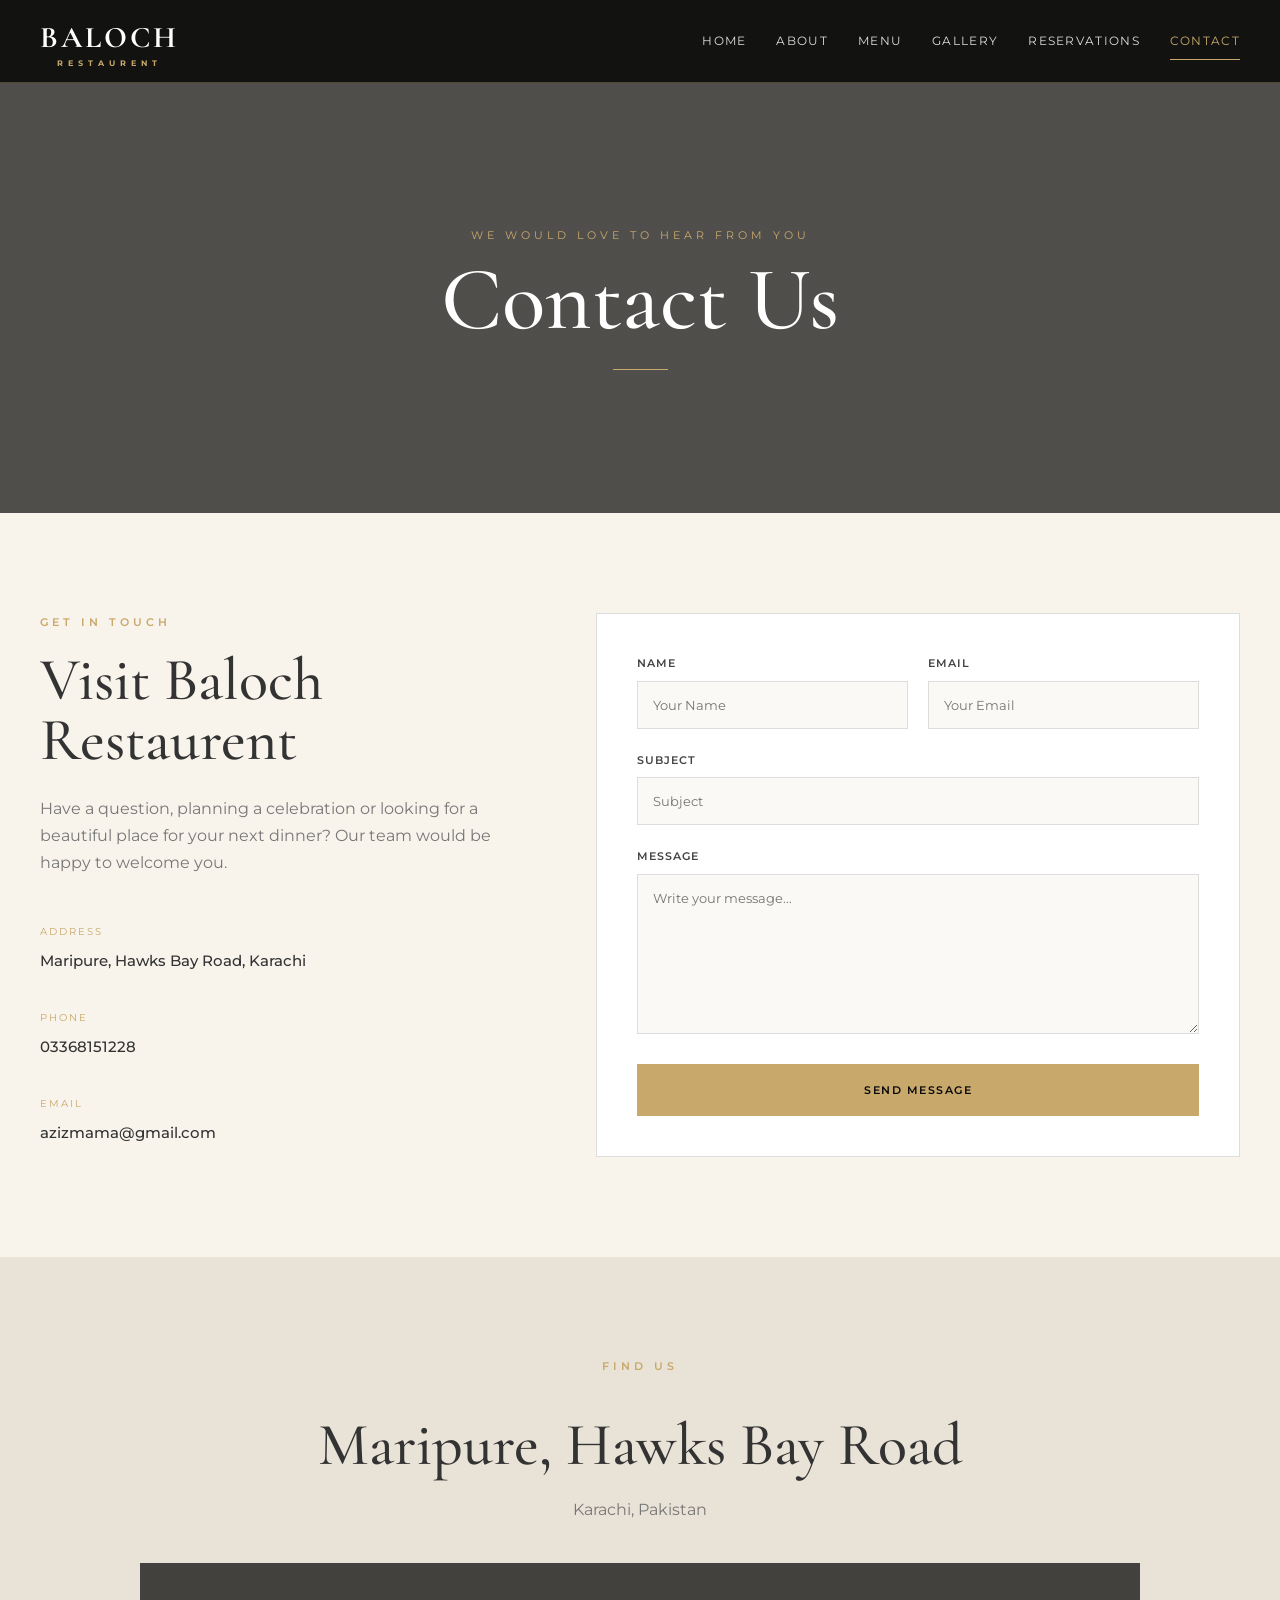
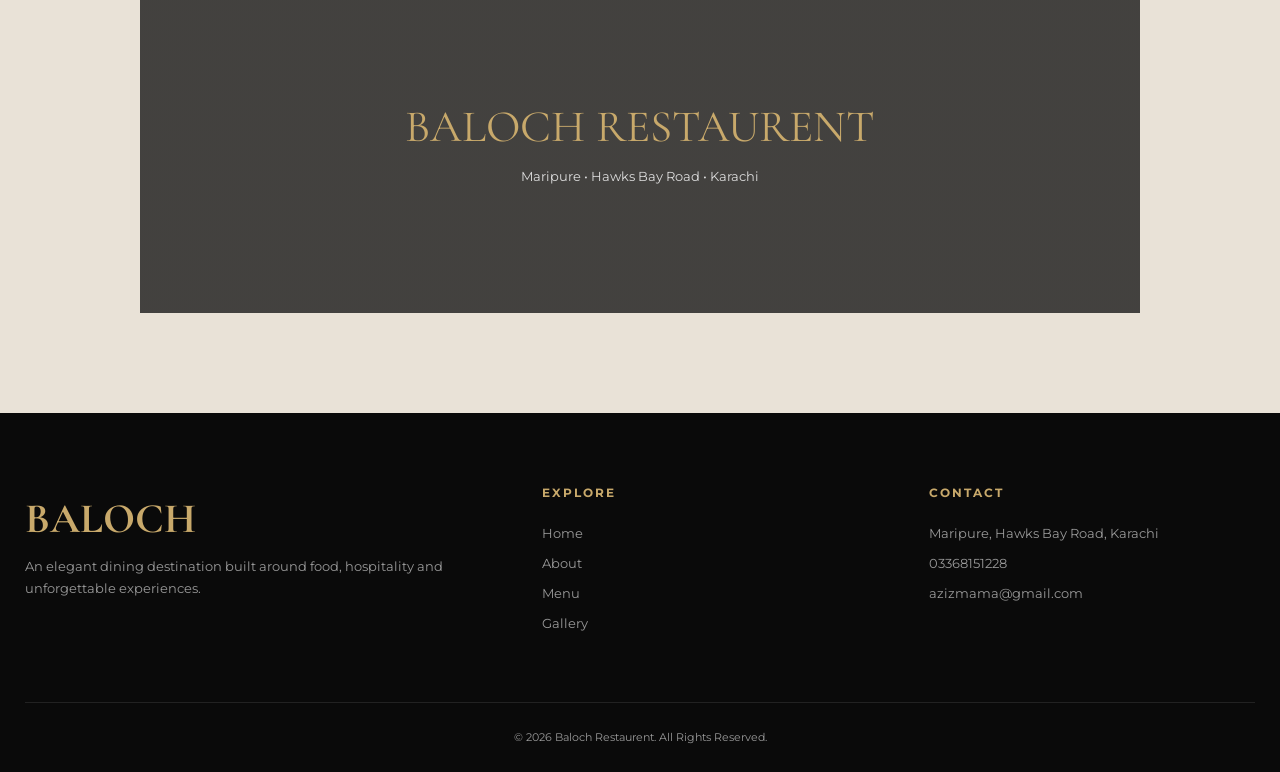
<file: contact.html>
<!DOCTYPE html>
<html lang="en">
<head>
    <meta charset="UTF-8">
    <meta name="viewport" content="width=device-width, initial-scale=1.0">
    <title>Contact | Baloch Restaurent</title>
    <link rel="stylesheet" href="style.css">
</head>

<body>

<header class="header">

    <div class="nav-container">

        <a href="index.html" class="logo">
            BALOCH <span>RESTAURENT</span>
        </a>

        <input type="checkbox" id="menu-toggle">

        <label for="menu-toggle" class="menu-icon">
            <span></span>
            <span></span>
            <span></span>
        </label>

        <nav class="navbar">
            <a href="index.html">Home</a>
            <a href="about.html">About</a>
            <a href="menu.html">Menu</a>
            <a href="gallery.html">Gallery</a>
            <a href="reservations.html">Reservations</a>
            <a href="contact.html" class="active">Contact</a>
        </nav>

    </div>

</header>


<section class="page-hero">
    <div>
        <p>WE WOULD LOVE TO HEAR FROM YOU</p>
        <h1>Contact Us</h1>
        <span></span>
    </div>
</section>


<section class="section-padding contact-section">

    <div class="contact-grid">

        <div class="contact-info">

            <p class="small-title">GET IN TOUCH</p>

            <h2>Visit Baloch Restaurent</h2>

            <p>
                Have a question, planning a celebration or looking for
                a beautiful place for your next dinner?
                Our team would be happy to welcome you.
            </p>

            <div class="contact-box">

                <div>
                    <span>ADDRESS</span>
                    <h3>Maripure, Hawks Bay Road, Karachi</h3>
                </div>

                <div>
                    <span>PHONE</span>
                    <h3>03368151228</h3>
                </div>

                <div>
                    <span>EMAIL</span>
                    <h3>azizmama@gmail.com</h3>
                </div>

            </div>

        </div>


        <form class="contact-form">

            <div class="form-row">

                <div class="input-group">
                    <label>Name</label>
                    <input type="text" placeholder="Your Name">
                </div>

                <div class="input-group">
                    <label>Email</label>
                    <input type="email" placeholder="Your Email">
                </div>

            </div>

            <div class="input-group">

                <label>Subject</label>

                <input type="text" placeholder="Subject">

            </div>

            <div class="input-group">

                <label>Message</label>

                <textarea rows="8"
                    placeholder="Write your message..."></textarea>

            </div>

            <button type="submit" class="gold-btn form-button">
                Send Message
            </button>

        </form>

    </div>

</section>


<section class="location-section">

    <div class="location-content">

        <p class="small-title">FIND US</p>

        <h2>Maripure, Hawks Bay Road</h2>

        <p>
            Karachi, Pakistan
        </p>

        <div class="map-placeholder">
            <span>BALOCH RESTAURENT</span>
            <small>Maripure • Hawks Bay Road • Karachi</small>
        </div>

    </div>

</section>


<footer class="footer">

    <div class="footer-grid">

        <div>
            <h2>BALOCH</h2>
            <p>
                An elegant dining destination built around food,
                hospitality and unforgettable experiences.
            </p>
        </div>

        <div>
            <h3>Explore</h3>
            <a href="index.html">Home</a>
            <a href="about.html">About</a>
            <a href="menu.html">Menu</a>
            <a href="gallery.html">Gallery</a>
        </div>

        <div>
            <h3>Contact</h3>
            <p>Maripure, Hawks Bay Road, Karachi</p>
            <p>03368151228</p>
            <p>azizmama@gmail.com</p>
        </div>

    </div>

    <div class="footer-bottom">
        <p>© 2026 Baloch Restaurent. All Rights Reserved.</p>
    </div>

</footer>

</body>
</html>
</file>
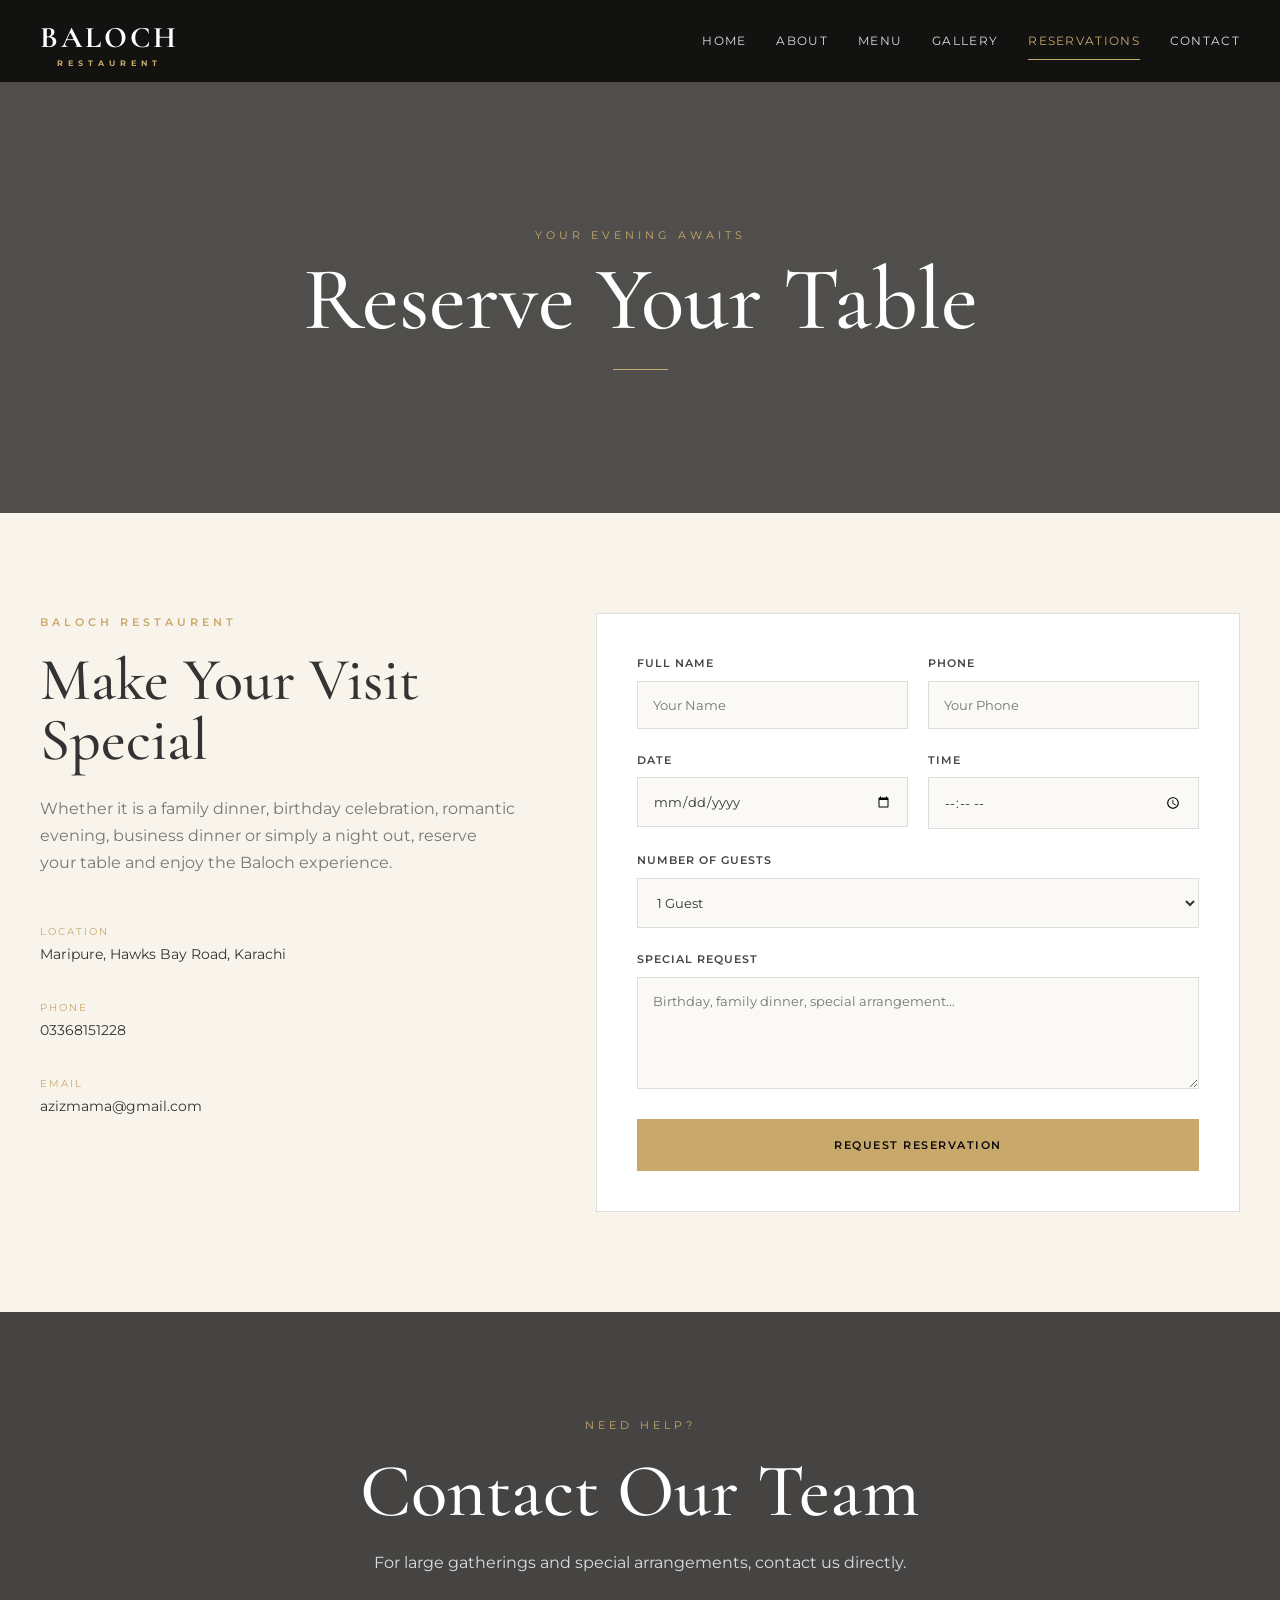
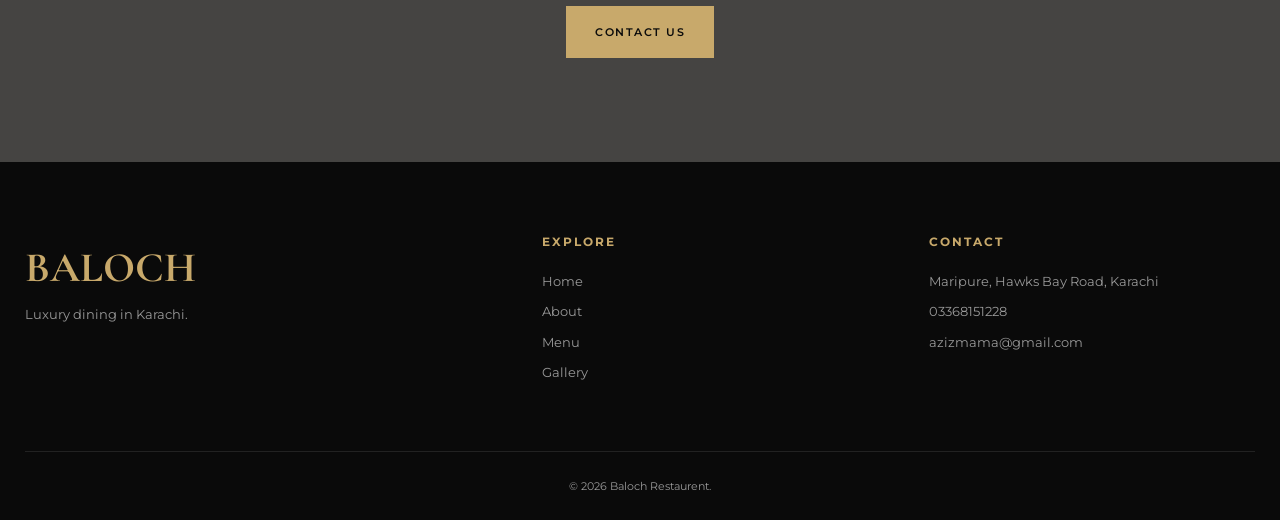
<file: reservations.html>
<!DOCTYPE html>
<html lang="en">
<head>
    <meta charset="UTF-8">
    <meta name="viewport" content="width=device-width, initial-scale=1.0">
    <title>Reservations | Baloch Restaurent</title>
    <link rel="stylesheet" href="style.css">
</head>

<body>

<header class="header">

    <div class="nav-container">

        <a href="index.html" class="logo">
            BALOCH <span>RESTAURENT</span>
        </a>

        <input type="checkbox" id="menu-toggle">

        <label for="menu-toggle" class="menu-icon">
            <span></span>
            <span></span>
            <span></span>
        </label>

        <nav class="navbar">
            <a href="index.html">Home</a>
            <a href="about.html">About</a>
            <a href="menu.html">Menu</a>
            <a href="gallery.html">Gallery</a>
            <a href="reservations.html" class="active">Reservations</a>
            <a href="contact.html">Contact</a>
        </nav>

    </div>

</header>


<section class="page-hero">
    <div>
        <p>YOUR EVENING AWAITS</p>
        <h1>Reserve Your Table</h1>
        <span></span>
    </div>
</section>


<section class="section-padding reservation-section">

    <div class="reservation-grid">

        <div class="reservation-info">

            <p class="small-title">BALOCH RESTAURENT</p>

            <h2>Make Your Visit Special</h2>

            <p>
                Whether it is a family dinner, birthday celebration,
                romantic evening, business dinner or simply a night out,
                reserve your table and enjoy the Baloch experience.
            </p>

            <div class="reservation-details">

                <div>
                    <span>LOCATION</span>
                    <p>Maripure, Hawks Bay Road, Karachi</p>
                </div>

                <div>
                    <span>PHONE</span>
                    <p>03368151228</p>
                </div>

                <div>
                    <span>EMAIL</span>
                    <p>azizmama@gmail.com</p>
                </div>

            </div>

        </div>


        <form class="reservation-form">

            <div class="form-row">

                <div class="input-group">
                    <label>Full Name</label>
                    <input type="text" placeholder="Your Name">
                </div>

                <div class="input-group">
                    <label>Phone</label>
                    <input type="tel" placeholder="Your Phone">
                </div>

            </div>

            <div class="form-row">

                <div class="input-group">
                    <label>Date</label>
                    <input type="date">
                </div>

                <div class="input-group">
                    <label>Time</label>
                    <input type="time">
                </div>

            </div>

            <div class="input-group">

                <label>Number of Guests</label>

                <select>
                    <option>1 Guest</option>
                    <option>2 Guests</option>
                    <option>3 Guests</option>
                    <option>4 Guests</option>
                    <option>5 Guests</option>
                    <option>6 Guests</option>
                    <option>7+ Guests</option>
                </select>

            </div>

            <div class="input-group">

                <label>Special Request</label>

                <textarea rows="5"
                    placeholder="Birthday, family dinner, special arrangement..."></textarea>

            </div>

            <button type="submit" class="gold-btn form-button">
                Request Reservation
            </button>

        </form>

    </div>

</section>


<section class="cta">

    <div class="cta-content">

        <p>NEED HELP?</p>

        <h2>Contact Our Team</h2>

        <p>
            For large gatherings and special arrangements,
            contact us directly.
        </p>

        <a href="contact.html" class="gold-btn">Contact Us</a>

    </div>

</section>


<footer class="footer">

    <div class="footer-grid">

        <div>
            <h2>BALOCH</h2>
            <p>Luxury dining in Karachi.</p>
        </div>

        <div>
            <h3>Explore</h3>
            <a href="index.html">Home</a>
            <a href="about.html">About</a>
            <a href="menu.html">Menu</a>
            <a href="gallery.html">Gallery</a>
        </div>

        <div>
            <h3>Contact</h3>
            <p>Maripure, Hawks Bay Road, Karachi</p>
            <p>03368151228</p>
            <p>azizmama@gmail.com</p>
        </div>

    </div>

    <div class="footer-bottom">
        <p>© 2026 Baloch Restaurent.</p>
    </div>

</footer>

</body>
</html>
</file>
<file: style.css>
@import url('https://fonts.googleapis.com/css2?family=Cormorant+Garamond:wght@400;500;600;700&family=Montserrat:wght@300;400;500;600;700&display=swap');


/* =========================
   ROOT
========================= */

:root {
    --gold: #c8a96b;
    --gold-light: #e3ca91;
    --dark: #151515;
    --black: #0b0b0b;
    --cream: #f8f4ec;
    --white: #ffffff;
    --text: #333333;
    --muted: #777777;
    --border: rgba(200, 169, 107, 0.35);
    --max-width: 1250px;
}


/* =========================
   RESET
========================= */

* {
    margin: 0;
    padding: 0;
    box-sizing: border-box;
}

html {
    scroll-behavior: smooth;
}

body {
    font-family: "Montserrat", sans-serif;
    background: var(--cream);
    color: var(--text);
    line-height: 1.7;
    overflow-x: hidden;
}

img {
    width: 100%;
    display: block;
}

a {
    text-decoration: none;
    color: inherit;
}

button,
input,
textarea,
select {
    font-family: inherit;
}


/* =========================
   HEADER
========================= */

.header {
    width: 100%;
    background: rgba(11, 11, 11, 0.97);
    border-bottom: 1px solid var(--border);
    position: relative;
    z-index: 1000;
}

.nav-container {
    max-width: var(--max-width);
    margin: auto;
    min-height: 82px;
    padding: 0 25px;

    display: flex;
    align-items: center;
    justify-content: space-between;
}

.logo {
    color: var(--white);
    font-family: "Cormorant Garamond", serif;
    font-size: 30px;
    font-weight: 700;
    letter-spacing: 3px;
}

.logo span {
    display: block;
    color: var(--gold);
    font-family: "Montserrat", sans-serif;
    font-size: 8px;
    letter-spacing: 5px;
    text-align: center;
    margin-top: -6px;
}

.navbar {
    display: flex;
    align-items: center;
    gap: 30px;
}

.navbar a {
    color: #ddd;
    font-size: 12px;
    text-transform: uppercase;
    letter-spacing: 1.3px;
    position: relative;
    transition: 0.3s ease;
}

.navbar a::after {
    content: "";
    position: absolute;
    left: 0;
    bottom: -9px;
    width: 0;
    height: 1px;
    background: var(--gold);
    transition: 0.3s ease;
}

.navbar a:hover,
.navbar a.active {
    color: var(--gold);
}

.navbar a:hover::after,
.navbar a.active::after {
    width: 100%;
}


/* =========================
   CSS BURGER
========================= */

#menu-toggle {
    display: none;
}

.menu-icon {
    display: none;
    width: 35px;
    cursor: pointer;

    position: fixed;
    top: 20px;
    right: 20px;
    z-index: 9999;

    pointer-events: auto;
}

.menu-icon span {
    height: 2px;
    width: 100%;
    background: var(--gold);
    display: block;
    margin: 7px 0;
    transition: 0.3s ease;
}


/* =========================
   HERO
========================= */

.hero {
    min-height: 88vh;
    position: relative;

    background:
        linear-gradient(rgba(0,0,0,.55), rgba(0,0,0,.65)),
        url("https://images.pexels.com/photos/30619805/pexels-photo-30619805.jpeg")
        center/cover no-repeat;

    display: flex;
    align-items: center;
    justify-content: center;
    text-align: center;
}

.hero-content {
    max-width: 850px;
    padding: 50px 25px;
    position: relative;
    z-index: 2;
    color: white;
}

.eyebrow,
.small-title {
    color: var(--gold);
    font-size: 11px;
    letter-spacing: 4px;
    font-weight: 600;
    margin-bottom: 18px;
}

.hero h1 {
    font-family: "Cormorant Garamond", serif;
    font-size: clamp(60px, 8vw, 105px);
    line-height: .9;
    font-weight: 500;
    margin-bottom: 28px;
}

.hero h1 span {
    color: var(--gold);
    display: block;
}

.hero-content > p:not(.eyebrow) {
    max-width: 650px;
    margin: auto;
    color: #eee;
    font-size: 15px;
}

.hero-buttons {
    margin-top: 35px;
    display: flex;
    justify-content: center;
    gap: 15px;
    flex-wrap: wrap;
}


/* =========================
   BUTTONS
========================= */

.gold-btn,
.outline-btn,
.outline-dark-btn {
    display: inline-flex;
    align-items: center;
    justify-content: center;

    min-height: 52px;
    padding: 0 28px;

    text-transform: uppercase;
    letter-spacing: 1.5px;
    font-size: 11px;
    font-weight: 600;

    transition: .3s ease;
}

.gold-btn {
    background: var(--gold);
    color: var(--black);
    border: 1px solid var(--gold);
}

.gold-btn:hover {
    background: var(--gold-light);
    transform: translateY(-3px);
}

.outline-btn {
    border: 1px solid var(--gold);
    color: white;
}

.outline-btn:hover {
    background: var(--gold);
    color: var(--black);
}

.outline-dark-btn {
    border: 1px solid var(--gold);
    color: var(--dark);
}

.outline-dark-btn:hover {
    background: var(--gold);
    color: white;
}


/* =========================
   GENERAL
========================= */

.section-padding {
    padding: 100px 25px;
    max-width: var(--max-width);
    margin: auto;
}

.section-heading {
    text-align: center;
    margin-bottom: 55px;
}

.section-heading p {
    color: var(--gold);
    font-size: 10px;
    font-weight: 600;
    letter-spacing: 4px;
    margin-bottom: 10px;
}

.section-heading h2 {
    font-family: "Cormorant Garamond", serif;
    font-size: clamp(38px, 5vw, 62px);
    font-weight: 500;
    line-height: 1;
}

.section-heading span {
    display: block;
    width: 55px;
    height: 1px;
    background: var(--gold);
    margin: 22px auto 0;
}

.light-heading h2 {
    color: white;
}

.dark-section {
    background: var(--dark);
    color: white;
    max-width: none;
}

.center-btn {
    text-align: center;
    margin-top: 45px;
}


/* =========================
   INTRO
========================= */

.intro-grid {
    display: grid;
    grid-template-columns: 1fr 1fr;
    gap: 70px;
    align-items: center;
}

.intro-text h3 {
    font-family: "Cormorant Garamond", serif;
    font-size: 42px;
    font-weight: 500;
    margin-bottom: 25px;
}

.intro-text p {
    color: var(--muted);
    margin-bottom: 18px;
}

.text-link {
    display: inline-block;
    margin-top: 15px;
    color: var(--gold);
    font-weight: 600;
    font-size: 12px;
    text-transform: uppercase;
    letter-spacing: 1px;
}

.intro-image img {
    height: 520px;
    object-fit: cover;
}


/* =========================
   DISHES
========================= */

.dish-grid {
    max-width: var(--max-width);
    margin: auto;

    display: grid;
    grid-template-columns: repeat(4, 1fr);
    gap: 20px;
}

.dish-card {
    background: #202020;
    overflow: hidden;
    border: 1px solid rgba(255,255,255,.08);
    transition: .4s ease;
}

.dish-card:hover {
    transform: translateY(-8px);
    border-color: var(--gold);
}

.dish-image {
    height: 280px;
    overflow: hidden;
}

.dish-image img {
    height: 100%;
    object-fit: cover;
    transition: .5s ease;
}

.dish-card:hover img {
    transform: scale(1.08);
}

.dish-info {
    padding: 24px;
}

.dish-info h3 {
    font-family: "Cormorant Garamond", serif;
    color: var(--gold);
    font-size: 27px;
    font-weight: 500;
}

.dish-info p {
    color: #aaa;
    font-size: 12px;
    margin-top: 8px;
}


/* =========================
   EXPERIENCE
========================= */

.experience-grid {
    display: grid;
    grid-template-columns: .8fr 1.2fr;
    gap: 80px;
}

.experience h2 {
    font-family: "Cormorant Garamond", serif;
    font-size: 55px;
    line-height: 1;
    font-weight: 500;
}

.experience-items {
    display: grid;
    gap: 35px;
}

.experience-items > div {
    border-bottom: 1px solid #ddd;
    padding-bottom: 25px;
}

.experience-items span {
    color: var(--gold);
    font-size: 12px;
}

.experience-items h3 {
    font-family: "Cormorant Garamond", serif;
    font-size: 29px;
    margin: 5px 0;
}

.experience-items p {
    color: var(--muted);
    font-size: 14px;
}


/* =========================
   CHEF
========================= */

.chef-section {
    display: grid;
    grid-template-columns: 1fr 1fr;
    background: #ebe4d8;
}

.chef-image {
    min-height: 600px;
}

.chef-image img {
    height: 100%;
    object-fit: cover;
}

.chef-content {
    padding: 80px;
    display: flex;
    justify-content: center;
    flex-direction: column;
}

.chef-content h2 {
    font-family: "Cormorant Garamond", serif;
    font-size: 58px;
    font-weight: 500;
    line-height: 1;
    margin-bottom: 25px;
}

.chef-content p {
    color: var(--muted);
    margin-bottom: 18px;
    max-width: 600px;
}


/* =========================
   TESTIMONIAL
========================= */

.testimonial-grid {
    display: grid;
    grid-template-columns: repeat(3, 1fr);
    gap: 25px;
}

.testimonial-grid article {
    padding: 35px;
    border: 1px solid #ddd;
    background: white;
}

.stars {
    color: var(--gold);
    letter-spacing: 4px;
    margin-bottom: 20px;
}

.testimonial-grid article p {
    font-family: "Cormorant Garamond", serif;
    font-size: 23px;
    line-height: 1.3;
    margin-bottom: 25px;
}

.testimonial-grid h4 {
    color: var(--gold);
    font-size: 11px;
    letter-spacing: 1px;
}


/* =========================
   CTA
========================= */

.cta {
    min-height: 450px;
    padding: 80px 25px;

    background:
        linear-gradient(rgba(0,0,0,.72), rgba(0,0,0,.72)),
        url("https://images.pexels.com/photos/16416028/pexels-photo-16416028.jpeg")
        center/cover no-repeat;

    color: white;
    display: flex;
    justify-content: center;
    align-items: center;
    text-align: center;
}

.cta-content {
    max-width: 700px;
}

.cta-content > p:first-child {
    color: var(--gold);
    letter-spacing: 4px;
    font-size: 11px;
}

.cta h2 {
    font-family: "Cormorant Garamond", serif;
    font-size: clamp(45px, 6vw, 75px);
    font-weight: 500;
    line-height: 1;
    margin: 20px 0;
}

.cta-content > p:not(:first-child) {
    color: #ddd;
    margin-bottom: 30px;
}


/* =========================
   PAGE HERO
========================= */

.page-hero {
    min-height: 430px;

    background:
        linear-gradient(rgba(0,0,0,.68), rgba(0,0,0,.68)),
        url("https://images.pexels.com/photos/17056990/pexels-photo-17056990.jpeg")
        center/cover no-repeat;

    display: flex;
    align-items: center;
    justify-content: center;

    text-align: center;
    color: white;
}

.page-hero p {
    color: var(--gold);
    letter-spacing: 4px;
    font-size: 11px;
}

.page-hero h1 {
    font-family: "Cormorant Garamond", serif;
    font-size: clamp(55px, 7vw, 90px);
    font-weight: 500;
    line-height: 1;
    margin-top: 10px;
}

.page-hero span {
    width: 55px;
    height: 1px;
    background: var(--gold);
    display: block;
    margin: 25px auto 0;
}


/* =========================
   ABOUT
========================= */

.about-content {
    max-width: 900px;
    margin: auto;
}

.about-content p {
    margin-bottom: 25px;
    color: var(--muted);
    font-size: 16px;
}

.values-grid {
    max-width: var(--max-width);
    margin: auto;

    display: grid;
    grid-template-columns: repeat(3, 1fr);
    gap: 25px;
}

.value-card {
    border: 1px solid rgba(200,169,107,.3);
    padding: 40px;
}

.value-card span {
    color: var(--gold);
}

.value-card h3 {
    font-family: "Cormorant Garamond", serif;
    font-size: 35px;
    font-weight: 500;
    margin: 10px 0;
}

.value-card p {
    color: #aaa;
}

.split-section {
    display: grid;
    grid-template-columns: 1fr 1fr;
    gap: 70px;
    align-items: center;
}

.split-section h2 {
    font-family: "Cormorant Garamond", serif;
    font-size: 55px;
    font-weight: 500;
    line-height: 1;
    margin-bottom: 25px;
}

.split-section p {
    color: var(--muted);
    margin-bottom: 20px;
}

.split-section img {
    height: 550px;
    object-fit: cover;
}

.quote-section {
    background: #ebe4d8;
    max-width: none;
    text-align: center;
}

.quote-section > div {
    max-width: 850px;
    margin: auto;
}

.quote-section h2 {
    font-family: "Cormorant Garamond", serif;
    font-size: clamp(40px, 5vw, 65px);
    font-weight: 500;
    line-height: 1.1;
}


/* =========================
   MENU
========================= */

.menu-heading {
    margin-top: 110px;
}

.menu-grid {
    display: grid;
    grid-template-columns: repeat(3, 1fr);
    gap: 25px;
}

.menu-card {
    background: white;
    border: 1px solid #e1ddd4;
    transition: .4s ease;
}

.menu-card:hover {
    transform: translateY(-7px);
    box-shadow: 0 20px 45px rgba(0,0,0,.1);
}

.menu-card img {
    height: 260px;
    object-fit: cover;
}

.menu-card div {
    padding: 25px;
}

.menu-card h3 {
    font-family: "Cormorant Garamond", serif;
    font-size: 30px;
    font-weight: 600;
}

.menu-card p {
    color: var(--muted);
    font-size: 13px;
    margin: 8px 0 14px;
}

.menu-card strong {
    color: var(--gold);
    font-size: 10px;
    letter-spacing: 1.5px;
    text-transform: uppercase;
}


/* =========================
   GALLERY
========================= */

.gallery-grid {
    columns: 3 280px;
    column-gap: 20px;
}

.gallery-grid img {
    margin-bottom: 20px;
    break-inside: avoid;
    transition: .4s ease;
}

.gallery-grid img:hover {
    transform: scale(.98);
    opacity: .9;
}

.center-text {
    max-width: 800px;
    text-align: center;
    margin: auto;
    color: #aaa;
    font-size: 15px;
}


/* =========================
   RESERVATION
========================= */

.reservation-grid,
.contact-grid {
    display: grid;
    grid-template-columns: .85fr 1.15fr;
    gap: 80px;
    align-items: start;
}

.reservation-info h2,
.contact-info h2 {
    font-family: "Cormorant Garamond", serif;
    font-size: 60px;
    line-height: 1;
    font-weight: 500;
    margin-bottom: 25px;
}

.reservation-info > p:not(.small-title),
.contact-info > p:not(.small-title) {
    color: var(--muted);
}

.reservation-details {
    margin-top: 40px;
    display: grid;
    gap: 25px;
}

.reservation-details span,
.contact-box span {
    color: var(--gold);
    font-size: 10px;
    letter-spacing: 2px;
}

.reservation-details p {
    font-size: 14px;
}

.reservation-form,
.contact-form {
    background: white;
    padding: 40px;
    border: 1px solid #ddd;
}

.form-row {
    display: grid;
    grid-template-columns: 1fr 1fr;
    gap: 20px;
}

.input-group {
    margin-bottom: 22px;
}

.input-group label {
    display: block;
    color: #444;
    font-size: 11px;
    font-weight: 600;
    margin-bottom: 8px;
    text-transform: uppercase;
    letter-spacing: 1px;
}

.input-group input,
.input-group select,
.input-group textarea {
    width: 100%;
    border: 1px solid #ddd;
    background: #faf9f5;
    padding: 15px;
    outline: none;
    color: #333;
}

.input-group input:focus,
.input-group select:focus,
.input-group textarea:focus {
    border-color: var(--gold);
}

.form-button {
    width: 100%;
    cursor: pointer;
}


/* =========================
   CONTACT
========================= */

.contact-box {
    margin-top: 40px;
    display: grid;
    gap: 28px;
}

.contact-box h3 {
    font-size: 15px;
    font-weight: 500;
    margin-top: 5px;
}

.location-section {
    padding: 100px 25px;
    background: #e9e2d7;
}

.location-content {
    max-width: var(--max-width);
    margin: auto;
    text-align: center;
}

.location-content h2 {
    font-family: "Cormorant Garamond", serif;
    font-size: 60px;
    font-weight: 500;
}

.location-content > p:not(.small-title) {
    color: var(--muted);
}

.map-placeholder {
    max-width: 1000px;
    height: 350px;
    margin: 40px auto 0;

    background:
        linear-gradient(rgba(20,20,20,.78), rgba(20,20,20,.78)),
        url("https://images.pexels.com/photos/30619805/pexels-photo-30619805.jpeg")
        center/cover;

    display: flex;
    flex-direction: column;
    align-items: center;
    justify-content: center;

    color: white;
}

.map-placeholder span {
    color: var(--gold);
    font-family: "Cormorant Garamond", serif;
    font-size: 45px;
}

.map-placeholder small {
    color: #ddd;
}


/* =========================
   FOOTER
========================= */

.footer {
    background: #0a0a0a;
    color: white;
    padding: 70px 25px 0;
}

.footer-grid {
    max-width: var(--max-width);
    margin: auto;

    display: grid;
    grid-template-columns: 1.4fr 1fr 1fr;
    gap: 60px;
}

.footer h2 {
    font-family: "Cormorant Garamond", serif;
    font-size: 42px;
    color: var(--gold);
}

.footer h3 {
    color: var(--gold);
    font-size: 12px;
    letter-spacing: 2px;
    text-transform: uppercase;
    margin-bottom: 18px;
}

.footer p,
.footer a {
    color: #999;
    font-size: 13px;
    display: block;
    margin-bottom: 8px;
}

.footer a:hover {
    color: var(--gold);
}

.footer-bottom {
    max-width: var(--max-width);
    margin: 60px auto 0;
    padding: 25px 0;
    border-top: 1px solid #222;
    text-align: center;
}

.footer-bottom p {
    margin: 0;
    font-size: 11px;
}


/* ==================================================
   TABLET
================================================== */

@media (max-width: 1000px) {

    .navbar {
        gap: 18px;
    }

    .navbar a {
        font-size: 10px;
    }

    .dish-grid {
        grid-template-columns: repeat(2, 1fr);
    }

    .menu-grid {
        grid-template-columns: repeat(2, 1fr);
    }

    .intro-grid,
    .experience-grid,
    .split-section,
    .reservation-grid,
    .contact-grid {
        gap: 45px;
    }

    .chef-content {
        padding: 50px;
    }

    .testimonial-grid {
        grid-template-columns: 1fr;
    }

}


/* ==================================================
   MOBILE / IPHONE
================================================== */

@media (max-width: 768px) {

    .header {
        z-index: 10000;
    }

    .nav-container {
        min-height: 75px;
        padding: 0 20px;
    }

    .logo {
        font-size: 25px;
    }

    .logo span {
        font-size: 7px;
        letter-spacing: 3px;
    }

    .menu-icon {
        display: block;
        position: fixed;
        top: 20px;
        right: 20px;
        z-index: 10002;
        pointer-events: auto;
        touch-action: manipulation;
    }

    .navbar {
        position: fixed;
        top: 75px;
        left: 0;
        width: 100%;
        z-index: 10001;

        background: #0b0b0b;

        display: flex;
        flex-direction: column;
        align-items: stretch;

        max-height: 0;
        overflow: hidden;

        transition: max-height .4s ease;
        border-top: 1px solid #222;

        pointer-events: auto;
    }

    .navbar a {
        padding: 16px 25px;
        border-bottom: 1px solid #222;
        font-size: 11px;
        display: block;
    }

    .navbar a::after {
        display: none;
    }

    #menu-toggle:checked ~ .navbar {
        max-height: 500px;
        overflow-y: auto;
    }

    #menu-toggle:checked + .menu-icon span:nth-child(1) {
        transform: translateY(9px) rotate(45deg);
    }

    #menu-toggle:checked + .menu-icon span:nth-child(2) {
        opacity: 0;
    }

    #menu-toggle:checked + .menu-icon span:nth-child(3) {
        transform: translateY(-9px) rotate(-45deg);
    }


    .hero {
        min-height: 80vh;
    }

    .hero-content {
        padding: 35px 20px;
    }

    .hero h1 {
        font-size: clamp(52px, 17vw, 75px);
    }

    .hero-content > p:not(.eyebrow) {
        font-size: 13px;
    }

    .hero-buttons {
        flex-direction: column;
        width: 100%;
    }

    .hero-buttons a {
        width: 100%;
    }


    .section-padding {
        padding: 70px 20px;
    }

    .section-heading {
        margin-bottom: 40px;
    }


    .intro-grid,
    .experience-grid,
    .split-section,
    .reservation-grid,
    .contact-grid {
        grid-template-columns: 1fr;
    }

    .intro-image img {
        height: 400px;
    }

    .intro-text h3 {
        font-size: 38px;
    }


    .dish-grid,
    .menu-grid,
    .values-grid {
        grid-template-columns: 1fr;
    }

    .dish-image {
        height: 300px;
    }

    .menu-card img {
        height: 280px;
    }


    .experience h2,
    .split-section h2 {
        font-size: 45px;
    }


    .chef-section {
        grid-template-columns: 1fr;
    }

    .chef-image {
        min-height: 400px;
    }

    .chef-content {
        padding: 65px 25px;
    }

    .chef-content h2 {
        font-size: 45px;
    }


    .page-hero {
        min-height: 350px;
        padding: 50px 20px;
    }


    .values-grid {
        gap: 18px;
    }

    .value-card {
        padding: 30px;
    }


    .split-section img {
        height: 400px;
    }


    .form-row {
        grid-template-columns: 1fr;
        gap: 0;
    }

    .reservation-form,
    .contact-form {
        padding: 25px 20px;
    }

    .reservation-info h2,
    .contact-info h2 {
        font-size: 48px;
    }


    .location-content h2 {
        font-size: 45px;
    }

    .map-placeholder {
        height: 280px;
    }

    .map-placeholder span {
        font-size: 32px;
        text-align: center;
    }


    .footer-grid {
        grid-template-columns: 1fr;
        gap: 35px;
    }

    .footer {
        padding-top: 55px;
    }

}


/* ==================================================
   SMALL MOBILE
================================================== */

@media (max-width: 480px) {

    .nav-container {
        padding: 0 16px;
    }

    .logo {
        font-size: 22px;
        letter-spacing: 2px;
    }

    .logo span {
        font-size: 6px;
        letter-spacing: 2.5px;
    }

    .menu-icon {
        width: 30px;
        position: fixed;
        top: 20px;
        right: 16px;
        z-index: 10002;
        pointer-events: auto;
        touch-action: manipulation;
    }

    .navbar {
        position: fixed;
        top: 75px;
        left: 0;
        width: 100%;
        z-index: 10001;
    }

    .hero {
        min-height: 78vh;
    }

    .hero h1 {
        font-size: 54px;
    }

    .eyebrow,
    .small-title {
        font-size: 9px;
        letter-spacing: 2.5px;
    }

    .hero-content > p:not(.eyebrow) {
        font-size: 12px;
    }

    .gold-btn,
    .outline-btn,
    .outline-dark-btn {
        width: 100%;
        padding: 0 18px;
    }

    .section-padding {
        padding: 60px 16px;
    }

    .section-heading h2 {
        font-size: 40px;
    }

    .intro-text h3 {
        font-size: 34px;
    }

    .intro-image img {
        height: 330px;
    }

    .dish-image {
        height: 250px;
    }

    .dish-info {
        padding: 20px;
    }

    .dish-info h3 {
        font-size: 25px;
    }

    .experience h2,
    .split-section h2 {
        font-size: 40px;
    }

    .chef-image {
        min-height: 330px;
    }

    .chef-content {
        padding: 50px 20px;
    }

    .chef-content h2 {
        font-size: 40px;
    }

    .testimonial-grid article {
        padding: 25px;
    }

    .testimonial-grid article p {
        font-size: 20px;
    }

    .page-hero {
        min-height: 300px;
    }

    .page-hero h1 {
        font-size: 52px;
    }

    .menu-card img {
        height: 240px;
    }

    .menu-card div {
        padding: 20px;
    }

    .reservation-info h2,
    .contact-info h2 {
        font-size: 42px;
    }

    .reservation-form,
    .contact-form {
        padding: 20px 15px;
    }

    .location-section {
        padding: 70px 16px;
    }

    .location-content h2 {
        font-size: 38px;
    }

    .map-placeholder {
        height: 240px;
    }

    .map-placeholder span {
        font-size: 27px;
    }

    .footer {
        padding-left: 18px;
        padding-right: 18px;
    }

}


/* ==================================================
   VERY SMALL PHONES
================================================== */

@media (max-width: 360px) {

    .logo {
        font-size: 19px;
    }

    .hero h1 {
        font-size: 47px;
    }

    .section-heading h2 {
        font-size: 35px;
    }

    .page-hero h1 {
        font-size: 44px;
    }

    .menu-card img {
        height: 210px;
    }

    .chef-content h2 {
        font-size: 35px;
    }

    .reservation-info h2,
    .contact-info h2 {
        font-size: 36px;
    }

}
</file>
